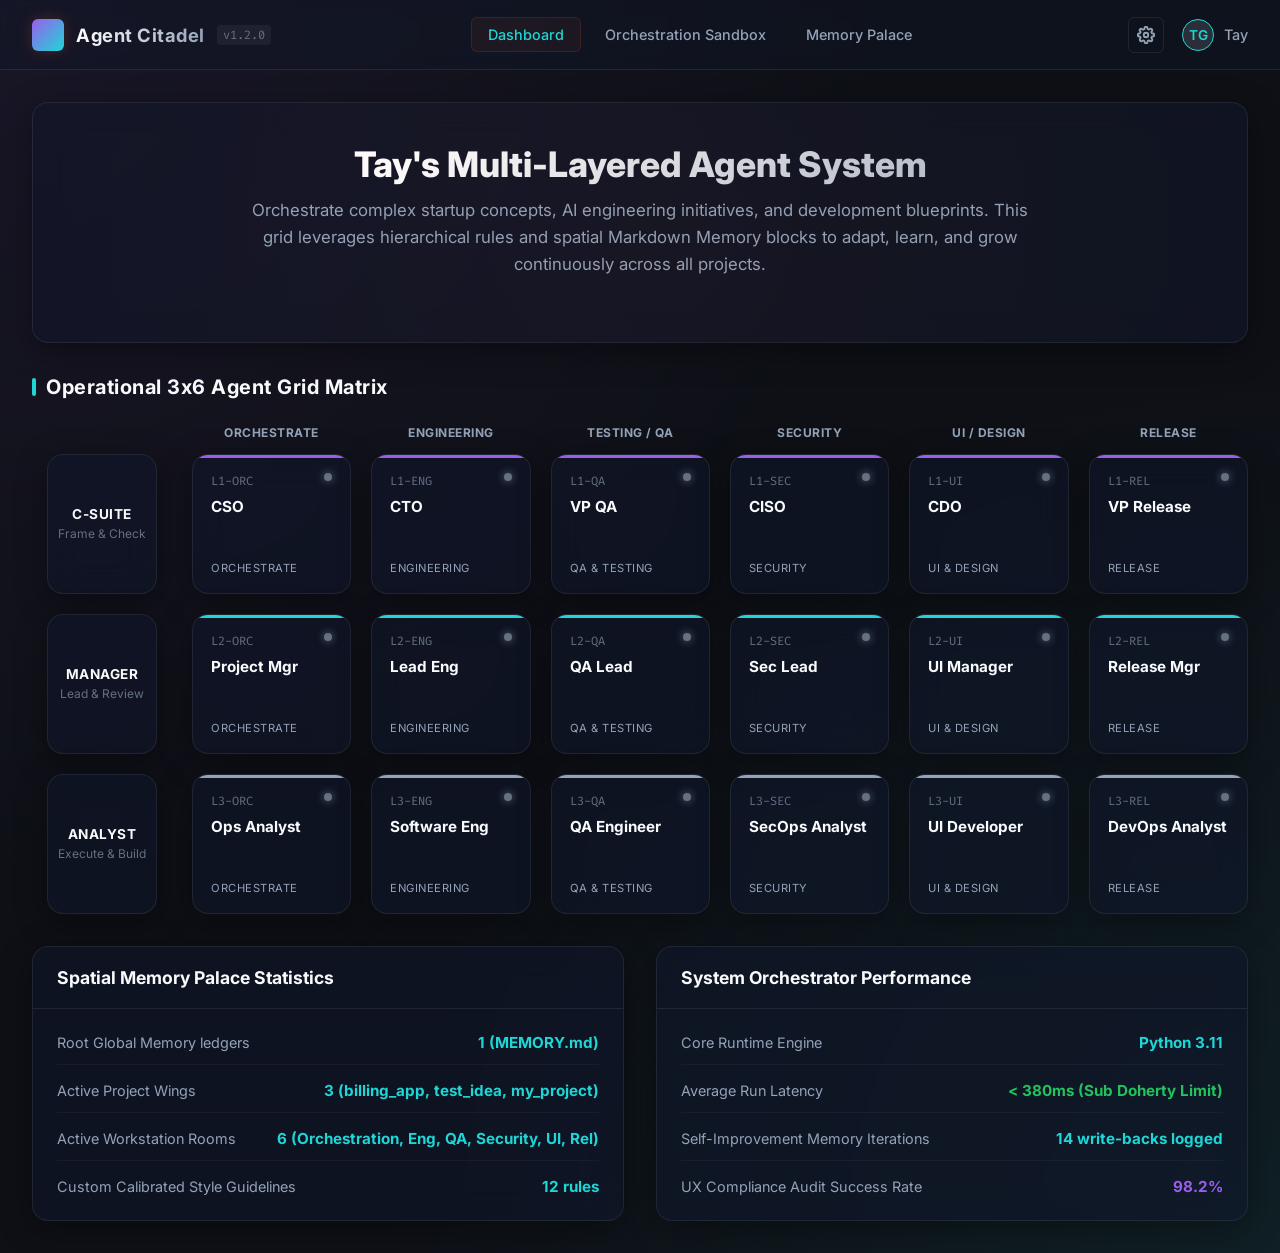
<file: index.html>
<!DOCTYPE html>
<html lang="en">
<head>
  <meta charset="UTF-8">
  <meta name="viewport" content="width=device-width, initial-scale=1.0">
  <title>Agent Citadel - Multi-Layered Agent System</title>
  <link rel="stylesheet" href="style.css">
  <!-- Google Fonts: Inter and Fira Code -->
  <link rel="preconnect" href="https://fonts.googleapis.com">
  <link rel="preconnect" href="https://fonts.gstatic.com" crossorigin>
  <link href="https://fonts.googleapis.com/css2?family=Fira+Code:wght@400;500;700&family=Inter:wght@400;500;600;700;800&display=swap" rel="stylesheet">
</head>
<body>

  <div class="app-container">
    <!-- Top Nav Header -->
    <header class="app-header">
      <div class="brand-section">
        <div class="brand-logo"></div>
        <div class="brand-name">Agent Citadel</div>
        <div class="brand-version">v1.2.0</div>
      </div>
      
      <nav class="navigation-tabs">
        <button class="nav-tab active" data-target="view-home">Dashboard</button>
        <button class="nav-tab" data-target="view-sandbox">Orchestration Sandbox</button>
        <button class="nav-tab" data-target="view-memory">Memory Palace</button>
      </nav>
      
      <div class="user-profile">
        <button class="settings-btn" id="btn-settings" title="Settings & API Keys">
          <svg width="18" height="18" viewBox="0 0 24 24" fill="none" stroke="currentColor" stroke-width="2.5" stroke-linecap="round" stroke-linejoin="round" style="display: block;"><circle cx="12" cy="12" r="3"></circle><path d="M19.4 15a1.65 1.65 0 0 0 .33 1.82l.06.06a2 2 0 1 1-2.83 2.83l-.06-.06a1.65 1.65 0 0 0-1.82-.33 1.65 1.65 0 0 0-1 1.51V21a2 2 0 0 1-4 0v-.09A1.65 1.65 0 0 0 9 19.4a1.65 1.65 0 0 0-1.82.33l-.06.06a2 2 0 1 1-2.83-2.83l.06-.06a1.65 1.65 0 0 0 .33-1.82 1.65 1.65 0 0 0-1.51-1H3a2 2 0 0 1 0-4h.09A1.65 1.65 0 0 0 4.6 9a1.65 1.65 0 0 0-.33-1.82l-.06-.06a2 2 0 1 1 2.83-2.83l.06.06a1.65 1.65 0 0 0 1.82.33H9a1.65 1.65 0 0 0 1-1.51V3a2 2 0 0 1 4 0v.09a1.65 1.65 0 0 0 1 1.51 1.65 1.65 0 0 0 1.82-.33l.06-.06a2 2 0 1 1 2.83 2.83l-.06.06a1.65 1.65 0 0 0-.33 1.82V9a1.65 1.65 0 0 0 1.51 1H21a2 2 0 0 1 0 4h-.09a1.65 1.65 0 0 0-1.51 1z"></path></svg>
        </button>
        <div class="user-avatar">TG</div>
        <div class="user-name">Tay</div>
      </div>
    </header>

    <!-- Core App Content -->
    <main class="app-content">
      
      <!-- VIEW 1: Home Landing Page -->
      <section id="view-home" class="view-section active">
        <div class="glass-panel welcome-banner">
          <h1>Tay's Multi-Layered Agent System</h1>
          <p>Orchestrate complex startup concepts, AI engineering initiatives, and development blueprints. This grid leverages hierarchical rules and spatial Markdown Memory blocks to adapt, learn, and grow continuously across all projects.</p>
        </div>

        <div class="matrix-section-title">Operational 3x6 Agent Grid Matrix</div>
        
        <!-- Column Domain Headers -->
        <div class="domain-headers">
          <div class="domain-header-card">Orchestrate</div>
          <div class="domain-header-card">Engineering</div>
          <div class="domain-header-card">Testing / QA</div>
          <div class="domain-header-card">Security</div>
          <div class="domain-header-card">UI / Design</div>
          <div class="domain-header-card">Release</div>
        </div>

        <div class="grid-matrix-container">
          <!-- Row Layer Headers -->
          <div class="layer-labels">
            <div class="glass-panel layer-label-card">
              <div class="layer-label-title">C-Suite</div>
              <div class="layer-label-subtitle">Frame & Check</div>
            </div>
            <div class="glass-panel layer-label-card">
              <div class="layer-label-title">Manager</div>
              <div class="layer-label-subtitle">Lead & Review</div>
            </div>
            <div class="glass-panel layer-label-card">
              <div class="layer-label-title">Analyst</div>
              <div class="layer-label-subtitle">Execute & Build</div>
            </div>
          </div>

          <!-- Main Grid Matrix -->
          <div class="matrix-grid">
            <!-- Row 1: C-Suite -->
            <div class="matrix-row" id="row-csuite">
              <!-- CSO -->
              <div class="glass-panel agent-card layer-csuite" data-agent="cso">
                <div class="agent-header">
                  <span class="agent-code">L1-ORC</span>
                  <span class="agent-status-dot idle" id="status-cso"></span>
                </div>
                <div class="agent-title">CSO</div>
                <div class="agent-footer">
                  <span class="agent-domain">Orchestrate</span>
                </div>
              </div>
              <!-- CTO -->
              <div class="glass-panel agent-card layer-csuite" data-agent="cto">
                <div class="agent-header">
                  <span class="agent-code">L1-ENG</span>
                  <span class="agent-status-dot idle" id="status-cto"></span>
                </div>
                <div class="agent-title">CTO</div>
                <div class="agent-footer">
                  <span class="agent-domain">Engineering</span>
                </div>
              </div>
              <!-- VP QA -->
              <div class="glass-panel agent-card layer-csuite" data-agent="vp_qa">
                <div class="agent-header">
                  <span class="agent-code">L1-QA</span>
                  <span class="agent-status-dot idle" id="status-vp_qa"></span>
                </div>
                <div class="agent-title">VP QA</div>
                <div class="agent-footer">
                  <span class="agent-domain">QA & Testing</span>
                </div>
              </div>
              <!-- CISO -->
              <div class="glass-panel agent-card layer-csuite" data-agent="ciso">
                <div class="agent-header">
                  <span class="agent-code">L1-SEC</span>
                  <span class="agent-status-dot idle" id="status-ciso"></span>
                </div>
                <div class="agent-title">CISO</div>
                <div class="agent-footer">
                  <span class="agent-domain">Security</span>
                </div>
              </div>
              <!-- CDO -->
              <div class="glass-panel agent-card layer-csuite" data-agent="cdo">
                <div class="agent-header">
                  <span class="agent-code">L1-UI</span>
                  <span class="agent-status-dot idle" id="status-cdo"></span>
                </div>
                <div class="agent-title">CDO</div>
                <div class="agent-footer">
                  <span class="agent-domain">UI & Design</span>
                </div>
              </div>
              <!-- VP REL -->
              <div class="glass-panel agent-card layer-csuite" data-agent="vp_rel">
                <div class="agent-header">
                  <span class="agent-code">L1-REL</span>
                  <span class="agent-status-dot idle" id="status-vp_rel"></span>
                </div>
                <div class="agent-title">VP Release</div>
                <div class="agent-footer">
                  <span class="agent-domain">Release</span>
                </div>
              </div>
            </div>

            <!-- Row 2: Managers -->
            <div class="matrix-row" id="row-manager">
              <!-- PM -->
              <div class="glass-panel agent-card layer-manager" data-agent="pm">
                <div class="agent-header">
                  <span class="agent-code">L2-ORC</span>
                  <span class="agent-status-dot idle" id="status-pm"></span>
                </div>
                <div class="agent-title">Project Mgr</div>
                <div class="agent-footer">
                  <span class="agent-domain">Orchestrate</span>
                </div>
              </div>
              <!-- Lead Eng -->
              <div class="glass-panel agent-card layer-manager" data-agent="lead_eng">
                <div class="agent-header">
                  <span class="agent-code">L2-ENG</span>
                  <span class="agent-status-dot idle" id="status-lead_eng"></span>
                </div>
                <div class="agent-title">Lead Eng</div>
                <div class="agent-footer">
                  <span class="agent-domain">Engineering</span>
                </div>
              </div>
              <!-- QA Lead -->
              <div class="glass-panel agent-card layer-manager" data-agent="qa_lead">
                <div class="agent-header">
                  <span class="agent-code">L2-QA</span>
                  <span class="agent-status-dot idle" id="status-qa_lead"></span>
                </div>
                <div class="agent-title">QA Lead</div>
                <div class="agent-footer">
                  <span class="agent-domain">QA & Testing</span>
                </div>
              </div>
              <!-- Security Lead -->
              <div class="glass-panel agent-card layer-manager" data-agent="sec_lead">
                <div class="agent-header">
                  <span class="agent-code">L2-SEC</span>
                  <span class="agent-status-dot idle" id="status-sec_lead"></span>
                </div>
                <div class="agent-title">Sec Lead</div>
                <div class="agent-footer">
                  <span class="agent-domain">Security</span>
                </div>
              </div>
              <!-- UI Manager -->
              <div class="glass-panel agent-card layer-manager" data-agent="ui_mgr">
                <div class="agent-header">
                  <span class="agent-code">L2-UI</span>
                  <span class="agent-status-dot idle" id="status-ui_mgr"></span>
                </div>
                <div class="agent-title">UI Manager</div>
                <div class="agent-footer">
                  <span class="agent-domain">UI & Design</span>
                </div>
              </div>
              <!-- Release Manager -->
              <div class="glass-panel agent-card layer-manager" data-agent="rel_mgr">
                <div class="agent-header">
                  <span class="agent-code">L2-REL</span>
                  <span class="agent-status-dot idle" id="status-rel_mgr"></span>
                </div>
                <div class="agent-title">Release Mgr</div>
                <div class="agent-footer">
                  <span class="agent-domain">Release</span>
                </div>
              </div>
            </div>

            <!-- Row 3: Analysts -->
            <div class="matrix-row" id="row-analyst">
              <!-- Ops Analyst -->
              <div class="glass-panel agent-card layer-analyst" data-agent="ops">
                <div class="agent-header">
                  <span class="agent-code">L3-ORC</span>
                  <span class="agent-status-dot idle" id="status-ops"></span>
                </div>
                <div class="agent-title">Ops Analyst</div>
                <div class="agent-footer">
                  <span class="agent-domain">Orchestrate</span>
                </div>
              </div>
              <!-- Software Eng -->
              <div class="glass-panel agent-card layer-analyst" data-agent="swe">
                <div class="agent-header">
                  <span class="agent-code">L3-ENG</span>
                  <span class="agent-status-dot idle" id="status-swe"></span>
                </div>
                <div class="agent-title">Software Eng</div>
                <div class="agent-footer">
                  <span class="agent-domain">Engineering</span>
                </div>
              </div>
              <!-- QA Eng -->
              <div class="glass-panel agent-card layer-analyst" data-agent="qa_eng">
                <div class="agent-header">
                  <span class="agent-code">L3-QA</span>
                  <span class="agent-status-dot idle" id="status-qa_eng"></span>
                </div>
                <div class="agent-title">QA Engineer</div>
                <div class="agent-footer">
                  <span class="agent-domain">QA & Testing</span>
                </div>
              </div>
              <!-- SecOps Analyst -->
              <div class="glass-panel agent-card layer-analyst" data-agent="sec_ops">
                <div class="agent-header">
                  <span class="agent-code">L3-SEC</span>
                  <span class="agent-status-dot idle" id="status-sec_ops"></span>
                </div>
                <div class="agent-title">SecOps Analyst</div>
                <div class="agent-footer">
                  <span class="agent-domain">Security</span>
                </div>
              </div>
              <!-- UI Developer -->
              <div class="glass-panel agent-card layer-analyst" data-agent="ui_dev">
                <div class="agent-header">
                  <span class="agent-code">L3-UI</span>
                  <span class="agent-status-dot idle" id="status-ui_dev"></span>
                </div>
                <div class="agent-title">UI Developer</div>
                <div class="agent-footer">
                  <span class="agent-domain">UI & Design</span>
                </div>
              </div>
              <!-- DevOps Analyst -->
              <div class="glass-panel agent-card layer-analyst" data-agent="devops">
                <div class="agent-header">
                  <span class="agent-code">L3-REL</span>
                  <span class="agent-status-dot idle" id="status-devops"></span>
                </div>
                <div class="agent-title">DevOps Analyst</div>
                <div class="agent-footer">
                  <span class="agent-domain">Release</span>
                </div>
              </div>
            </div>
          </div>
        </div>

        <!-- Secondary grid statistics -->
        <div class="home-secondary-grid">
          <div class="glass-panel">
            <div class="panel-title">Spatial Memory Palace Statistics</div>
            <div class="panel-content">
              <div class="stats-list">
                <div class="stats-item">
                  <span class="stats-label">Root Global Memory ledgers</span>
                  <span class="stats-value">1 (MEMORY.md)</span>
                </div>
                <div class="stats-item">
                  <span class="stats-label">Active Project Wings</span>
                  <span class="stats-value">3 (billing_app, test_idea, my_project)</span>
                </div>
                <div class="stats-item">
                  <span class="stats-label">Active Workstation Rooms</span>
                  <span class="stats-value">6 (Orchestration, Eng, QA, Security, UI, Rel)</span>
                </div>
                <div class="stats-item">
                  <span class="stats-label">Custom Calibrated Style Guidelines</span>
                  <span class="stats-value">12 rules</span>
                </div>
              </div>
            </div>
          </div>

          <div class="glass-panel">
            <div class="panel-title">System Orchestrator Performance</div>
            <div class="panel-content">
              <div class="stats-list">
                <div class="stats-item">
                  <span class="stats-label">Core Runtime Engine</span>
                  <span class="stats-value" style="color: var(--primary-cyan)">Python 3.11</span>
                </div>
                <div class="stats-item">
                  <span class="stats-label">Average Run Latency</span>
                  <span class="stats-value" style="color: var(--success-green)">&lt; 380ms (Sub Doherty Limit)</span>
                </div>
                <div class="stats-item">
                  <span class="stats-label">Self-Improvement Memory Iterations</span>
                  <span class="stats-value">14 write-backs logged</span>
                </div>
                <div class="stats-item">
                  <span class="stats-label">UX Compliance Audit Success Rate</span>
                  <span class="stats-value" style="color: var(--secondary-violet)">98.2%</span>
                </div>
              </div>
            </div>
          </div>
        </div>
      </section>

      <!-- VIEW 2: Orchestration Sandbox -->
      <section id="view-sandbox" class="view-section">
        <div class="sandbox-grid">
          <!-- Side Config Form -->
          <div class="glass-panel sandbox-form">
            <h2 style="font-size: 1.25rem; font-weight: 700; margin-bottom: 8px;">Trigger Orchestrator</h2>
            
            <div class="form-group">
              <label for="input-project">Project name</label>
              <input type="text" id="input-project" class="form-input" placeholder="e.g. startup_invoice_broker" value="enterprise_billing">
            </div>

            <div class="form-group">
              <label for="input-platform">Target Platform</label>
              <select id="input-platform" class="form-select">
                <option value="Web">Desktop Web Application</option>
                <option value="Mobile">Mobile Web / Native iOS</option>
                <option value="Desktop">Desktop Native App</option>
              </select>
            </div>

            <div class="form-group">
              <label for="input-idea">Concept / Core Idea</label>
              <textarea id="input-idea" class="form-input form-textarea" placeholder="Detail your strategy startup concept or target application functionality here..."></textarea>
            </div>

            <div class="form-group" style="flex-direction: row; gap: 10px; align-items: center;">
              <input type="checkbox" id="check-ux-review" checked style="cursor: pointer;">
              <label for="check-ux-review" style="cursor: pointer; text-transform: none; font-size: 0.8rem;">Run automated UX Law Reviewer audit</label>
            </div>

            <button class="btn-primary" id="btn-launch">Launch Agent Pipeline</button>
          </div>

          <!-- Main Monitor View -->
          <div class="glass-panel sandbox-monitor">
            <div class="monitor-header">
              <div class="monitor-project-info">
                <span class="brand-logo" style="width: 16px; height: 16px; border-radius: 50%;"></span>
                <span style="font-weight: 700; font-size: 0.95rem;" id="monitor-project-title">project: none</span>
              </div>
              <div class="monitor-status-badge" id="monitor-status">idle</div>
            </div>

            <div class="monitor-content">
              <!-- Visual node stage steps -->
              <div class="monitor-visual-stage">
                <!-- Orch -->
                <div class="stage-node" id="stage-orc">
                  <div class="stage-node-icon">Orc</div>
                  <div class="stage-node-label">Orchestrate</div>
                </div>
                <div class="stage-connector" id="conn-orc"></div>
                <!-- Eng -->
                <div class="stage-node" id="stage-eng">
                  <div class="stage-node-icon">Eng</div>
                  <div class="stage-node-label">Engineering</div>
                </div>
                <div class="stage-connector" id="conn-eng"></div>
                <!-- QA -->
                <div class="stage-node" id="stage-qa">
                  <div class="stage-node-icon">QA</div>
                  <div class="stage-node-label">Testing / QA</div>
                </div>
                <div class="stage-connector" id="conn-qa"></div>
                <!-- Sec -->
                <div class="stage-node" id="stage-sec">
                  <div class="stage-node-icon">Sec</div>
                  <div class="stage-node-label">Security</div>
                </div>
                <div class="stage-connector" id="conn-sec"></div>
                <!-- UI -->
                <div class="stage-node" id="stage-ui">
                  <div class="stage-node-icon">UI</div>
                  <div class="stage-node-label">UI / Design</div>
                </div>
                <div class="stage-connector" id="conn-ui"></div>
                <!-- Rel -->
                <div class="stage-node" id="stage-rel">
                  <div class="stage-node-icon">Rel</div>
                  <div class="stage-node-label">Release</div>
                </div>
              </div>

              <!-- Real-time scrollable console -->
              <div class="monitor-log-console" id="log-console">
                <div class="console-line system">[SYSTEM] Grid controller waiting. Feed a startup concept and hit 'Launch'.</div>
              </div>
            </div>
          </div>
        </div>
      </section>

      <!-- VIEW 3: Memory Palace Explorer -->
      <section id="view-memory" class="view-section">
        <div class="memory-explorer-grid">
          <!-- Folder tree explorer -->
          <div class="glass-panel folder-tree-panel">
            <h3 style="font-size: 0.9rem; font-weight: 700; color: var(--text-primary); text-transform: uppercase; letter-spacing: 0.5px; margin-bottom: 16px;">Spatial Workspace</h3>
            
            <div class="tree-node active" data-file="global_rules">
              <span class="tree-node-icon">📝</span>
              <span>global_rules.md</span>
            </div>
            
            <div class="tree-node" data-file="global_memory">
              <span class="tree-node-icon">📝</span>
              <span>MEMORY.md</span>
            </div>

            <!-- Folder workstations -->
            <div style="margin-top: 12px;">
              <div class="tree-node" style="cursor: default; pointer-events: none;">
                <span class="tree-node-icon">📁</span>
                <span style="font-weight: 600; color: var(--text-primary)">workstations</span>
              </div>
              <div class="tree-sub-folder">
                <div class="tree-node" data-file="workstation_orc">
                  <span class="tree-node-icon">📝</span>
                  <span>orchestration_rules.md</span>
                </div>
                <div class="tree-node" data-file="workstation_eng">
                  <span class="tree-node-icon">📝</span>
                  <span>engineering_rules.md</span>
                </div>
                <div class="tree-node" data-file="workstation_ui">
                  <span class="tree-node-icon">📝</span>
                  <span>ui_design_rules.md</span>
                </div>
                <div class="tree-node" data-file="workstation_qa">
                  <span class="tree-node-icon">📝</span>
                  <span>qa_rules.md</span>
                </div>
              </div>
            </div>

            <!-- Folder projects -->
            <div style="margin-top: 12px;">
              <div class="tree-node" style="cursor: default; pointer-events: none;">
                <span class="tree-node-icon">📁</span>
                <span style="font-weight: 600; color: var(--text-primary)">projects</span>
              </div>
              <div class="tree-sub-folder">
                <div class="tree-node" data-file="project_billing_rules">
                  <span class="tree-node-icon">📝</span>
                  <span>billing_app/rules.md</span>
                </div>
                <div class="tree-node" data-file="project_billing_memory">
                  <span class="tree-node-icon">📝</span>
                  <span>billing_app/MEMORY.md</span>
                </div>
              </div>
            </div>
          </div>

          <!-- Preview Editor panel -->
          <div class="glass-panel memory-viewer-panel">
            <div class="viewer-header">
              <div class="viewer-title" id="viewer-file-title">global_rules.md</div>
              <div class="viewer-meta" id="viewer-file-meta">Path: /global_rules.md</div>
            </div>
            
            <div class="viewer-body" id="viewer-content">
              <!-- Loaded dynamically via js -->
            </div>
          </div>
        </div>
      </section>

    </main>
  </div>

  <!-- Agent Details Modal -->
  <div class="agent-modal" id="agent-modal">
    <div class="glass-panel modal-card">
      <div class="modal-header">
        <div class="modal-title-group">
          <div class="modal-title" id="modal-agent-name">Chief Strategy Officer (CSO)</div>
          <div class="modal-subtitle" id="modal-agent-code">L1-ORC | Orchestrate</div>
        </div>
        <button class="modal-close-btn" id="modal-close-btn">&times;</button>
      </div>
      <div class="modal-body">
        <div>
          <div class="modal-section-title">Primary Operational Directives</div>
          <p class="modal-text" id="modal-agent-desc">Evaluates incoming strategy startup models or technical layouts for general strategy fit, alignment, feasibility, and ROI. Formulates the overarching verification checklists that guide the execution pipeline.</p>
        </div>
        
        <div>
          <div class="modal-section-title">Workstation Rules & Standards</div>
          <p class="modal-text" id="modal-agent-rules">Must align precisely with user parameters. Enforces that C-Suite strategic checks must pass before manager workflow breakdowns are generated.</p>
        </div>
      </div>
    </div>
  </div>
  <!-- API Settings Modal -->
  <div class="agent-modal" id="settings-modal">
    <div class="glass-panel modal-card">
      <div class="modal-header">
        <div class="modal-title-group">
          <div class="modal-title">API &amp; LLM Orchestrator Configurations</div>
          <div class="modal-subtitle">Provider keys saved securely in local browser sandboxed storage</div>
        </div>
        <button class="modal-close-btn" id="settings-close-btn">&times;</button>
      </div>
      <div class="modal-body">
        <div class="form-group">
          <label for="settings-gemini-key">Gemini API Key</label>
          <input type="password" id="settings-gemini-key" class="form-input" placeholder="AIzaSy...">
        </div>
        <div class="form-group">
          <label for="settings-openai-key">OpenAI API Key</label>
          <input type="password" id="settings-openai-key" class="form-input" placeholder="sk-proj-...">
        </div>
        <div class="form-group">
          <label for="settings-anthropic-key">Anthropic API Key</label>
          <input type="password" id="settings-anthropic-key" class="form-input" placeholder="sk-ant-...">
        </div>
        <div class="form-group">
          <label for="settings-default-model">Target Browser Model</label>
          <select id="settings-default-model" class="form-select">
            <option value="gemini-2.5-flash">Gemini 2.5 Flash (Default)</option>
            <option value="gemini-1.5-flash">Gemini 1.5 Flash</option>
            <option value="gpt-4o">OpenAI GPT-4o</option>
            <option value="claude-3-5-sonnet">Anthropic Claude 3.5 Sonnet</option>
          </select>
        </div>
        <button class="btn-primary" id="btn-save-settings" style="margin-top: 10px;">Save Keys &amp; Model</button>
      </div>
    </div>
  </div>

  <script src="app.js"></script>
</body>
</html>
</file>
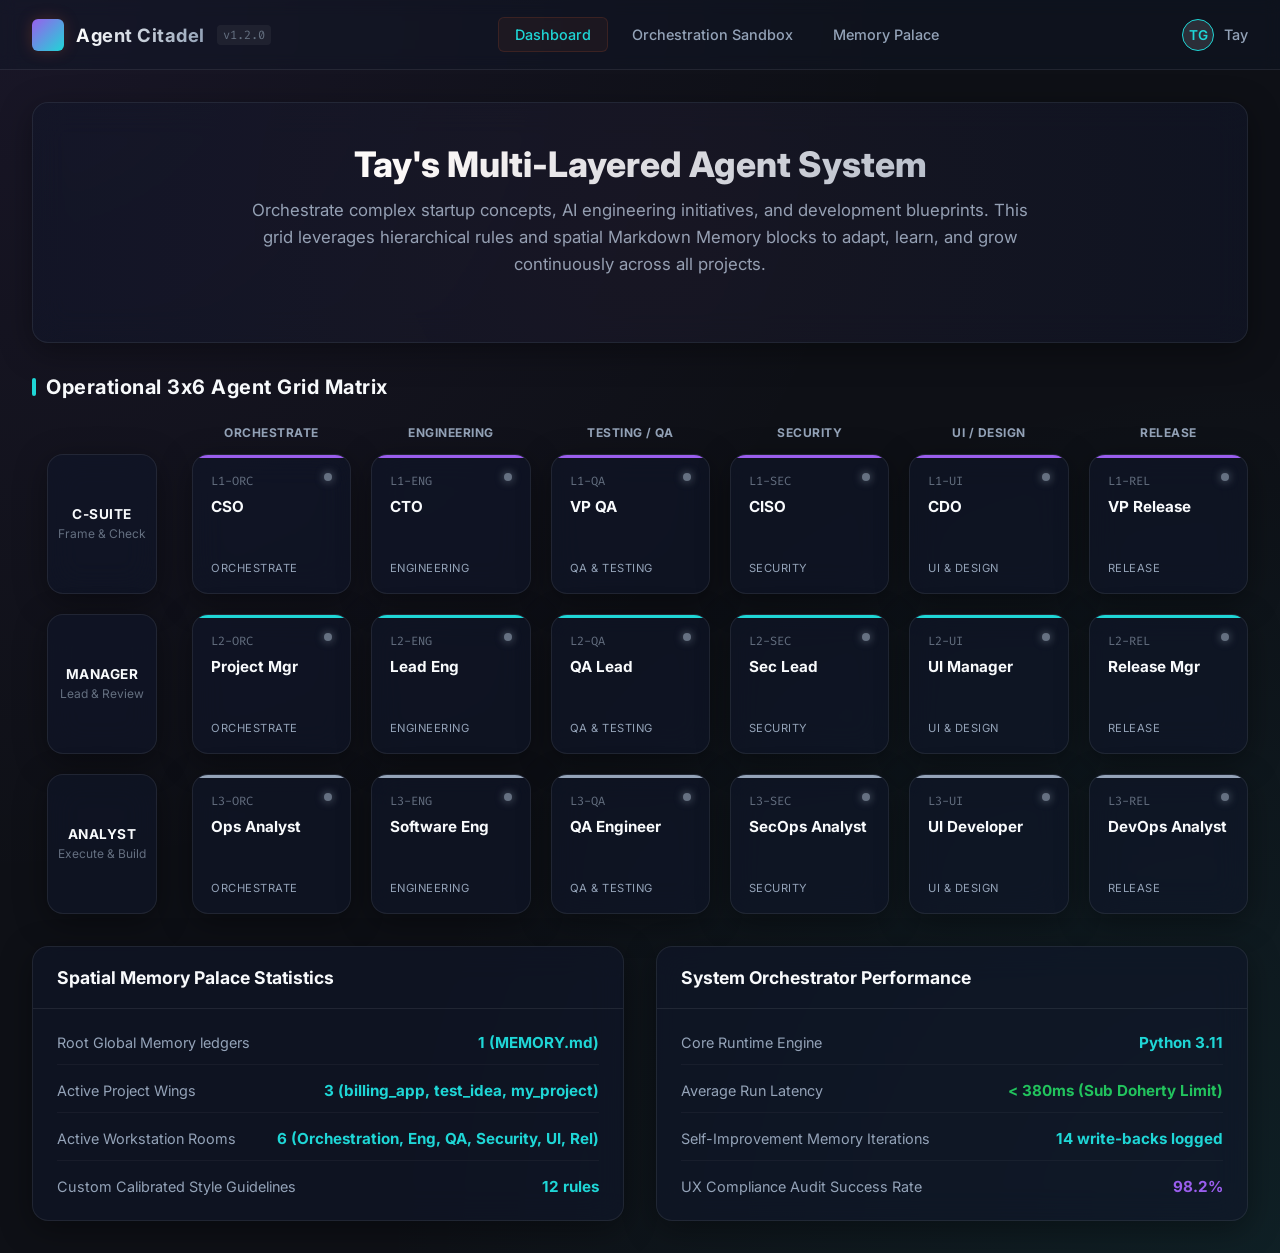
<file: dashboard/index.html>
<!DOCTYPE html>
<html lang="en">
<head>
  <meta charset="UTF-8">
  <meta name="viewport" content="width=device-width, initial-scale=1.0">
  <title>Agent Citadel - Multi-Layered Agent System</title>
  <link rel="stylesheet" href="style.css">
  <!-- Google Fonts: Inter and Fira Code -->
  <link rel="preconnect" href="https://fonts.googleapis.com">
  <link rel="preconnect" href="https://fonts.gstatic.com" crossorigin>
  <link href="https://fonts.googleapis.com/css2?family=Fira+Code:wght@400;500;700&family=Inter:wght@400;500;600;700;800&display=swap" rel="stylesheet">
</head>
<body>

  <div class="app-container">
    <!-- Top Nav Header -->
    <header class="app-header">
      <div class="brand-section">
        <div class="brand-logo"></div>
        <div class="brand-name">Agent Citadel</div>
        <div class="brand-version">v1.2.0</div>
      </div>
      
      <nav class="navigation-tabs">
        <button class="nav-tab active" data-target="view-home">Dashboard</button>
        <button class="nav-tab" data-target="view-sandbox">Orchestration Sandbox</button>
        <button class="nav-tab" data-target="view-memory">Memory Palace</button>
      </nav>
      
      <div class="user-profile">
        <div class="user-avatar">TG</div>
        <div class="user-name">Tay</div>
      </div>
    </header>

    <!-- Core App Content -->
    <main class="app-content">
      
      <!-- VIEW 1: Home Landing Page -->
      <section id="view-home" class="view-section active">
        <div class="glass-panel welcome-banner">
          <h1>Tay's Multi-Layered Agent System</h1>
          <p>Orchestrate complex startup concepts, AI engineering initiatives, and development blueprints. This grid leverages hierarchical rules and spatial Markdown Memory blocks to adapt, learn, and grow continuously across all projects.</p>
        </div>

        <div class="matrix-section-title">Operational 3x6 Agent Grid Matrix</div>
        
        <!-- Column Domain Headers -->
        <div class="domain-headers">
          <div class="domain-header-card">Orchestrate</div>
          <div class="domain-header-card">Engineering</div>
          <div class="domain-header-card">Testing / QA</div>
          <div class="domain-header-card">Security</div>
          <div class="domain-header-card">UI / Design</div>
          <div class="domain-header-card">Release</div>
        </div>

        <div class="grid-matrix-container">
          <!-- Row Layer Headers -->
          <div class="layer-labels">
            <div class="glass-panel layer-label-card">
              <div class="layer-label-title">C-Suite</div>
              <div class="layer-label-subtitle">Frame & Check</div>
            </div>
            <div class="glass-panel layer-label-card">
              <div class="layer-label-title">Manager</div>
              <div class="layer-label-subtitle">Lead & Review</div>
            </div>
            <div class="glass-panel layer-label-card">
              <div class="layer-label-title">Analyst</div>
              <div class="layer-label-subtitle">Execute & Build</div>
            </div>
          </div>

          <!-- Main Grid Matrix -->
          <div class="matrix-grid">
            <!-- Row 1: C-Suite -->
            <div class="matrix-row" id="row-csuite">
              <!-- CSO -->
              <div class="glass-panel agent-card layer-csuite" data-agent="cso">
                <div class="agent-header">
                  <span class="agent-code">L1-ORC</span>
                  <span class="agent-status-dot idle" id="status-cso"></span>
                </div>
                <div class="agent-title">CSO</div>
                <div class="agent-footer">
                  <span class="agent-domain">Orchestrate</span>
                </div>
              </div>
              <!-- CTO -->
              <div class="glass-panel agent-card layer-csuite" data-agent="cto">
                <div class="agent-header">
                  <span class="agent-code">L1-ENG</span>
                  <span class="agent-status-dot idle" id="status-cto"></span>
                </div>
                <div class="agent-title">CTO</div>
                <div class="agent-footer">
                  <span class="agent-domain">Engineering</span>
                </div>
              </div>
              <!-- VP QA -->
              <div class="glass-panel agent-card layer-csuite" data-agent="vp_qa">
                <div class="agent-header">
                  <span class="agent-code">L1-QA</span>
                  <span class="agent-status-dot idle" id="status-vp_qa"></span>
                </div>
                <div class="agent-title">VP QA</div>
                <div class="agent-footer">
                  <span class="agent-domain">QA & Testing</span>
                </div>
              </div>
              <!-- CISO -->
              <div class="glass-panel agent-card layer-csuite" data-agent="ciso">
                <div class="agent-header">
                  <span class="agent-code">L1-SEC</span>
                  <span class="agent-status-dot idle" id="status-ciso"></span>
                </div>
                <div class="agent-title">CISO</div>
                <div class="agent-footer">
                  <span class="agent-domain">Security</span>
                </div>
              </div>
              <!-- CDO -->
              <div class="glass-panel agent-card layer-csuite" data-agent="cdo">
                <div class="agent-header">
                  <span class="agent-code">L1-UI</span>
                  <span class="agent-status-dot idle" id="status-cdo"></span>
                </div>
                <div class="agent-title">CDO</div>
                <div class="agent-footer">
                  <span class="agent-domain">UI & Design</span>
                </div>
              </div>
              <!-- VP REL -->
              <div class="glass-panel agent-card layer-csuite" data-agent="vp_rel">
                <div class="agent-header">
                  <span class="agent-code">L1-REL</span>
                  <span class="agent-status-dot idle" id="status-vp_rel"></span>
                </div>
                <div class="agent-title">VP Release</div>
                <div class="agent-footer">
                  <span class="agent-domain">Release</span>
                </div>
              </div>
            </div>

            <!-- Row 2: Managers -->
            <div class="matrix-row" id="row-manager">
              <!-- PM -->
              <div class="glass-panel agent-card layer-manager" data-agent="pm">
                <div class="agent-header">
                  <span class="agent-code">L2-ORC</span>
                  <span class="agent-status-dot idle" id="status-pm"></span>
                </div>
                <div class="agent-title">Project Mgr</div>
                <div class="agent-footer">
                  <span class="agent-domain">Orchestrate</span>
                </div>
              </div>
              <!-- Lead Eng -->
              <div class="glass-panel agent-card layer-manager" data-agent="lead_eng">
                <div class="agent-header">
                  <span class="agent-code">L2-ENG</span>
                  <span class="agent-status-dot idle" id="status-lead_eng"></span>
                </div>
                <div class="agent-title">Lead Eng</div>
                <div class="agent-footer">
                  <span class="agent-domain">Engineering</span>
                </div>
              </div>
              <!-- QA Lead -->
              <div class="glass-panel agent-card layer-manager" data-agent="qa_lead">
                <div class="agent-header">
                  <span class="agent-code">L2-QA</span>
                  <span class="agent-status-dot idle" id="status-qa_lead"></span>
                </div>
                <div class="agent-title">QA Lead</div>
                <div class="agent-footer">
                  <span class="agent-domain">QA & Testing</span>
                </div>
              </div>
              <!-- Security Lead -->
              <div class="glass-panel agent-card layer-manager" data-agent="sec_lead">
                <div class="agent-header">
                  <span class="agent-code">L2-SEC</span>
                  <span class="agent-status-dot idle" id="status-sec_lead"></span>
                </div>
                <div class="agent-title">Sec Lead</div>
                <div class="agent-footer">
                  <span class="agent-domain">Security</span>
                </div>
              </div>
              <!-- UI Manager -->
              <div class="glass-panel agent-card layer-manager" data-agent="ui_mgr">
                <div class="agent-header">
                  <span class="agent-code">L2-UI</span>
                  <span class="agent-status-dot idle" id="status-ui_mgr"></span>
                </div>
                <div class="agent-title">UI Manager</div>
                <div class="agent-footer">
                  <span class="agent-domain">UI & Design</span>
                </div>
              </div>
              <!-- Release Manager -->
              <div class="glass-panel agent-card layer-manager" data-agent="rel_mgr">
                <div class="agent-header">
                  <span class="agent-code">L2-REL</span>
                  <span class="agent-status-dot idle" id="status-rel_mgr"></span>
                </div>
                <div class="agent-title">Release Mgr</div>
                <div class="agent-footer">
                  <span class="agent-domain">Release</span>
                </div>
              </div>
            </div>

            <!-- Row 3: Analysts -->
            <div class="matrix-row" id="row-analyst">
              <!-- Ops Analyst -->
              <div class="glass-panel agent-card layer-analyst" data-agent="ops">
                <div class="agent-header">
                  <span class="agent-code">L3-ORC</span>
                  <span class="agent-status-dot idle" id="status-ops"></span>
                </div>
                <div class="agent-title">Ops Analyst</div>
                <div class="agent-footer">
                  <span class="agent-domain">Orchestrate</span>
                </div>
              </div>
              <!-- Software Eng -->
              <div class="glass-panel agent-card layer-analyst" data-agent="swe">
                <div class="agent-header">
                  <span class="agent-code">L3-ENG</span>
                  <span class="agent-status-dot idle" id="status-swe"></span>
                </div>
                <div class="agent-title">Software Eng</div>
                <div class="agent-footer">
                  <span class="agent-domain">Engineering</span>
                </div>
              </div>
              <!-- QA Eng -->
              <div class="glass-panel agent-card layer-analyst" data-agent="qa_eng">
                <div class="agent-header">
                  <span class="agent-code">L3-QA</span>
                  <span class="agent-status-dot idle" id="status-qa_eng"></span>
                </div>
                <div class="agent-title">QA Engineer</div>
                <div class="agent-footer">
                  <span class="agent-domain">QA & Testing</span>
                </div>
              </div>
              <!-- SecOps Analyst -->
              <div class="glass-panel agent-card layer-analyst" data-agent="sec_ops">
                <div class="agent-header">
                  <span class="agent-code">L3-SEC</span>
                  <span class="agent-status-dot idle" id="status-sec_ops"></span>
                </div>
                <div class="agent-title">SecOps Analyst</div>
                <div class="agent-footer">
                  <span class="agent-domain">Security</span>
                </div>
              </div>
              <!-- UI Developer -->
              <div class="glass-panel agent-card layer-analyst" data-agent="ui_dev">
                <div class="agent-header">
                  <span class="agent-code">L3-UI</span>
                  <span class="agent-status-dot idle" id="status-ui_dev"></span>
                </div>
                <div class="agent-title">UI Developer</div>
                <div class="agent-footer">
                  <span class="agent-domain">UI & Design</span>
                </div>
              </div>
              <!-- DevOps Analyst -->
              <div class="glass-panel agent-card layer-analyst" data-agent="devops">
                <div class="agent-header">
                  <span class="agent-code">L3-REL</span>
                  <span class="agent-status-dot idle" id="status-devops"></span>
                </div>
                <div class="agent-title">DevOps Analyst</div>
                <div class="agent-footer">
                  <span class="agent-domain">Release</span>
                </div>
              </div>
            </div>
          </div>
        </div>

        <!-- Secondary grid statistics -->
        <div class="home-secondary-grid">
          <div class="glass-panel">
            <div class="panel-title">Spatial Memory Palace Statistics</div>
            <div class="panel-content">
              <div class="stats-list">
                <div class="stats-item">
                  <span class="stats-label">Root Global Memory ledgers</span>
                  <span class="stats-value">1 (MEMORY.md)</span>
                </div>
                <div class="stats-item">
                  <span class="stats-label">Active Project Wings</span>
                  <span class="stats-value">3 (billing_app, test_idea, my_project)</span>
                </div>
                <div class="stats-item">
                  <span class="stats-label">Active Workstation Rooms</span>
                  <span class="stats-value">6 (Orchestration, Eng, QA, Security, UI, Rel)</span>
                </div>
                <div class="stats-item">
                  <span class="stats-label">Custom Calibrated Style Guidelines</span>
                  <span class="stats-value">12 rules</span>
                </div>
              </div>
            </div>
          </div>

          <div class="glass-panel">
            <div class="panel-title">System Orchestrator Performance</div>
            <div class="panel-content">
              <div class="stats-list">
                <div class="stats-item">
                  <span class="stats-label">Core Runtime Engine</span>
                  <span class="stats-value" style="color: var(--primary-cyan)">Python 3.11</span>
                </div>
                <div class="stats-item">
                  <span class="stats-label">Average Run Latency</span>
                  <span class="stats-value" style="color: var(--success-green)">&lt; 380ms (Sub Doherty Limit)</span>
                </div>
                <div class="stats-item">
                  <span class="stats-label">Self-Improvement Memory Iterations</span>
                  <span class="stats-value">14 write-backs logged</span>
                </div>
                <div class="stats-item">
                  <span class="stats-label">UX Compliance Audit Success Rate</span>
                  <span class="stats-value" style="color: var(--secondary-violet)">98.2%</span>
                </div>
              </div>
            </div>
          </div>
        </div>
      </section>

      <!-- VIEW 2: Orchestration Sandbox -->
      <section id="view-sandbox" class="view-section">
        <div class="sandbox-grid">
          <!-- Side Config Form -->
          <div class="glass-panel sandbox-form">
            <h2 style="font-size: 1.25rem; font-weight: 700; margin-bottom: 8px;">Trigger Orchestrator</h2>
            
            <div class="form-group">
              <label for="input-project">Project name</label>
              <input type="text" id="input-project" class="form-input" placeholder="e.g. startup_invoice_broker" value="enterprise_billing">
            </div>

            <div class="form-group">
              <label for="input-platform">Target Platform</label>
              <select id="input-platform" class="form-select">
                <option value="Web">Desktop Web Application</option>
                <option value="Mobile">Mobile Web / Native iOS</option>
                <option value="Desktop">Desktop Native App</option>
              </select>
            </div>

            <div class="form-group">
              <label for="input-idea">Concept / Core Idea</label>
              <textarea id="input-idea" class="form-input form-textarea" placeholder="Detail your strategy startup concept or target application functionality here..."></textarea>
            </div>

            <div class="form-group" style="flex-direction: row; gap: 10px; align-items: center;">
              <input type="checkbox" id="check-ux-review" checked style="cursor: pointer;">
              <label for="check-ux-review" style="cursor: pointer; text-transform: none; font-size: 0.8rem;">Run automated UX Law Reviewer audit</label>
            </div>

            <button class="btn-primary" id="btn-launch">Launch Agent Pipeline</button>
          </div>

          <!-- Main Monitor View -->
          <div class="glass-panel sandbox-monitor">
            <div class="monitor-header">
              <div class="monitor-project-info">
                <span class="brand-logo" style="width: 16px; height: 16px; border-radius: 50%;"></span>
                <span style="font-weight: 700; font-size: 0.95rem;" id="monitor-project-title">project: none</span>
              </div>
              <div class="monitor-status-badge" id="monitor-status">idle</div>
            </div>

            <div class="monitor-content">
              <!-- Visual node stage steps -->
              <div class="monitor-visual-stage">
                <!-- Orch -->
                <div class="stage-node" id="stage-orc">
                  <div class="stage-node-icon">Orc</div>
                  <div class="stage-node-label">Orchestrate</div>
                </div>
                <div class="stage-connector" id="conn-orc"></div>
                <!-- Eng -->
                <div class="stage-node" id="stage-eng">
                  <div class="stage-node-icon">Eng</div>
                  <div class="stage-node-label">Engineering</div>
                </div>
                <div class="stage-connector" id="conn-eng"></div>
                <!-- QA -->
                <div class="stage-node" id="stage-qa">
                  <div class="stage-node-icon">QA</div>
                  <div class="stage-node-label">Testing / QA</div>
                </div>
                <div class="stage-connector" id="conn-qa"></div>
                <!-- Sec -->
                <div class="stage-node" id="stage-sec">
                  <div class="stage-node-icon">Sec</div>
                  <div class="stage-node-label">Security</div>
                </div>
                <div class="stage-connector" id="conn-sec"></div>
                <!-- UI -->
                <div class="stage-node" id="stage-ui">
                  <div class="stage-node-icon">UI</div>
                  <div class="stage-node-label">UI / Design</div>
                </div>
                <div class="stage-connector" id="conn-ui"></div>
                <!-- Rel -->
                <div class="stage-node" id="stage-rel">
                  <div class="stage-node-icon">Rel</div>
                  <div class="stage-node-label">Release</div>
                </div>
              </div>

              <!-- Real-time scrollable console -->
              <div class="monitor-log-console" id="log-console">
                <div class="console-line system">[SYSTEM] Grid controller waiting. Feed a startup concept and hit 'Launch'.</div>
              </div>
            </div>
          </div>
        </div>
      </section>

      <!-- VIEW 3: Memory Palace Explorer -->
      <section id="view-memory" class="view-section">
        <div class="memory-explorer-grid">
          <!-- Folder tree explorer -->
          <div class="glass-panel folder-tree-panel">
            <h3 style="font-size: 0.9rem; font-weight: 700; color: var(--text-primary); text-transform: uppercase; letter-spacing: 0.5px; margin-bottom: 16px;">Spatial Workspace</h3>
            
            <div class="tree-node active" data-file="global_rules">
              <span class="tree-node-icon">📝</span>
              <span>global_rules.md</span>
            </div>
            
            <div class="tree-node" data-file="global_memory">
              <span class="tree-node-icon">📝</span>
              <span>MEMORY.md</span>
            </div>

            <!-- Folder workstations -->
            <div style="margin-top: 12px;">
              <div class="tree-node" style="cursor: default; pointer-events: none;">
                <span class="tree-node-icon">📁</span>
                <span style="font-weight: 600; color: var(--text-primary)">workstations</span>
              </div>
              <div class="tree-sub-folder">
                <div class="tree-node" data-file="workstation_orc">
                  <span class="tree-node-icon">📝</span>
                  <span>orchestration_rules.md</span>
                </div>
                <div class="tree-node" data-file="workstation_eng">
                  <span class="tree-node-icon">📝</span>
                  <span>engineering_rules.md</span>
                </div>
                <div class="tree-node" data-file="workstation_ui">
                  <span class="tree-node-icon">📝</span>
                  <span>ui_design_rules.md</span>
                </div>
                <div class="tree-node" data-file="workstation_qa">
                  <span class="tree-node-icon">📝</span>
                  <span>qa_rules.md</span>
                </div>
              </div>
            </div>

            <!-- Folder projects -->
            <div style="margin-top: 12px;">
              <div class="tree-node" style="cursor: default; pointer-events: none;">
                <span class="tree-node-icon">📁</span>
                <span style="font-weight: 600; color: var(--text-primary)">projects</span>
              </div>
              <div class="tree-sub-folder">
                <div class="tree-node" data-file="project_billing_rules">
                  <span class="tree-node-icon">📝</span>
                  <span>billing_app/rules.md</span>
                </div>
                <div class="tree-node" data-file="project_billing_memory">
                  <span class="tree-node-icon">📝</span>
                  <span>billing_app/MEMORY.md</span>
                </div>
              </div>
            </div>
          </div>

          <!-- Preview Editor panel -->
          <div class="glass-panel memory-viewer-panel">
            <div class="viewer-header">
              <div class="viewer-title" id="viewer-file-title">global_rules.md</div>
              <div class="viewer-meta" id="viewer-file-meta">Path: /global_rules.md</div>
            </div>
            
            <div class="viewer-body" id="viewer-content">
              <!-- Loaded dynamically via js -->
            </div>
          </div>
        </div>
      </section>

    </main>
  </div>

  <!-- Agent Details Modal -->
  <div class="agent-modal" id="agent-modal">
    <div class="glass-panel modal-card">
      <div class="modal-header">
        <div class="modal-title-group">
          <div class="modal-title" id="modal-agent-name">Chief Strategy Officer (CSO)</div>
          <div class="modal-subtitle" id="modal-agent-code">L1-ORC | Orchestrate</div>
        </div>
        <button class="modal-close-btn" id="modal-close-btn">&times;</button>
      </div>
      <div class="modal-body">
        <div>
          <div class="modal-section-title">Primary Operational Directives</div>
          <p class="modal-text" id="modal-agent-desc">Evaluates incoming strategy startup models or technical layouts for general strategy fit, alignment, feasibility, and ROI. Formulates the overarching verification checklists that guide the execution pipeline.</p>
        </div>
        
        <div>
          <div class="modal-section-title">Workstation Rules & Standards</div>
          <p class="modal-text" id="modal-agent-rules">Must align precisely with user parameters. Enforces that C-Suite strategic checks must pass before manager workflow breakdowns are generated.</p>
        </div>
      </div>
    </div>
  </div>

  <script src="app.js"></script>
</body>
</html>
</file>
<file: style.css>
/* 
  Agent Citadel Dashboard Styles
  Premium Glassmorphic Design System
*/

:root {
  --bg-deep: hsl(222, 24%, 7%);
  --bg-space: hsl(222, 20%, 10%);
  --glass-surface: rgba(15, 23, 42, 0.6);
  --glass-border: rgba(255, 255, 255, 0.08);
  --glass-hover: rgba(255, 255, 255, 0.12);
  
  --primary-cyan: hsl(180, 75%, 48%);
  --primary-glow: hsla(180, 75%, 48%, 0.15);
  --secondary-violet: hsl(265, 80%, 65%);
  --secondary-glow: hsla(265, 80%, 65%, 0.15);
  --alert-amber: hsl(38, 92%, 50%);
  --alert-glow: hsla(38, 92%, 50%, 0.15);
  --success-green: hsl(142, 70%, 45%);
  --success-glow: hsla(142, 70%, 45%, 0.15);
  
  --text-primary: hsl(210, 40%, 98%);
  --text-secondary: hsl(215, 20%, 65%);
  --text-muted: hsl(215, 12%, 45%);
  
  --radius-lg: 16px;
  --radius-md: 10px;
  --radius-sm: 6px;
  
  --font-sans: 'Inter', system-ui, -apple-system, sans-serif;
  --font-mono: 'Fira Code', 'JetBrains Mono', monospace;
  --transition-smooth: all 0.3s cubic-bezier(0.4, 0, 0.2, 1);
}

* {
  box-sizing: border-box;
  margin: 0;
  padding: 0;
}

body {
  background-color: var(--bg-deep);
  background-image: 
    radial-gradient(at 0% 0%, hsla(265, 80%, 65%, 0.08) 0px, transparent 50%),
    radial-gradient(at 100% 100%, hsla(180, 75%, 48%, 0.08) 0px, transparent 50%);
  color: var(--text-primary);
  font-family: var(--font-sans);
  min-height: 100vh;
  overflow-x: hidden;
}

/* Glassmorphic Panel Base */
.glass-panel {
  background: var(--glass-surface);
  border: 1px solid var(--glass-border);
  border-radius: var(--radius-lg);
  backdrop-filter: blur(16px);
  -webkit-backdrop-filter: blur(16px);
  box-shadow: 0 8px 32px 0 rgba(0, 0, 0, 0.37);
  transition: var(--transition-smooth);
}

.glass-panel:hover {
  border-color: rgba(255, 255, 255, 0.14);
}

/* Layout */
.app-container {
  display: grid;
  grid-template-rows: 70px 1fr;
  min-height: 100vh;
}

/* Top Header */
.app-header {
  display: flex;
  justify-content: space-between;
  align-items: center;
  padding: 0 32px;
  border-bottom: 1px solid var(--glass-border);
  background: rgba(15, 23, 42, 0.4);
  backdrop-filter: blur(8px);
}

.brand-section {
  display: flex;
  align-items: center;
  gap: 12px;
}

.brand-logo {
  width: 32px;
  height: 32px;
  border-radius: var(--radius-sm);
  background: linear-gradient(135deg, var(--secondary-violet), var(--primary-cyan));
  box-shadow: 0 0 15px rgba(180, 75, 48, 0.3);
}

.brand-name {
  font-weight: 700;
  font-size: 1.15rem;
  letter-spacing: 0.5px;
  background: linear-gradient(to right, #fff, var(--text-secondary));
  -webkit-background-clip: text;
  -webkit-text-fill-color: transparent;
}

.brand-version {
  font-family: var(--font-mono);
  font-size: 0.75rem;
  color: var(--text-muted);
  background: rgba(255, 255, 255, 0.05);
  padding: 2px 6px;
  border-radius: 4px;
}

.navigation-tabs {
  display: flex;
  gap: 8px;
}

.nav-tab {
  background: transparent;
  border: none;
  color: var(--text-secondary);
  font-family: var(--font-sans);
  font-size: 0.9rem;
  font-weight: 500;
  padding: 8px 16px;
  border-radius: var(--radius-sm);
  cursor: pointer;
  transition: var(--transition-smooth);
}

.nav-tab:hover {
  color: var(--text-primary);
  background: rgba(255, 255, 255, 0.05);
}

.nav-tab.active {
  color: var(--primary-cyan);
  background: rgba(180, 75, 48, 0.08);
  border: 1px solid rgba(180, 75, 48, 0.2);
}

.user-profile {
  display: flex;
  align-items: center;
  gap: 10px;
}

.user-avatar {
  width: 32px;
  height: 32px;
  border-radius: 50%;
  background: var(--glass-hover);
  display: flex;
  align-items: center;
  justify-content: center;
  border: 1px solid var(--primary-cyan);
  color: var(--primary-cyan);
  font-weight: 600;
  font-size: 0.85rem;
}

.user-name {
  font-size: 0.9rem;
  font-weight: 500;
  color: var(--text-secondary);
}

/* Dashboard Views Workspace */
.app-content {
  padding: 32px;
  max-width: 1600px;
  margin: 0 auto;
  width: 100%;
}

.view-section {
  display: none;
}

.view-section.active {
  display: block;
}

/* View 1: Home Landing Page */
.welcome-banner {
  padding: 40px;
  margin-bottom: 32px;
  text-align: center;
  position: relative;
  overflow: hidden;
}

.welcome-banner::before {
  content: '';
  position: absolute;
  top: -50%;
  left: -50%;
  width: 200%;
  height: 200%;
  background: radial-gradient(circle, rgba(180, 75, 48, 0.05) 0%, transparent 60%);
  pointer-events: none;
}

.welcome-banner h1 {
  font-size: 2.2rem;
  font-weight: 800;
  margin-bottom: 12px;
  background: linear-gradient(135deg, #fff 30%, var(--text-secondary));
  -webkit-background-clip: text;
  -webkit-text-fill-color: transparent;
}

.welcome-banner p {
  color: var(--text-secondary);
  font-size: 1.05rem;
  max-width: 800px;
  margin: 0 auto 24px;
  line-height: 1.6;
}

/* Grid Matrix Section */
.matrix-section-title {
  font-size: 1.25rem;
  font-weight: 700;
  margin-bottom: 20px;
  letter-spacing: 0.5px;
  color: var(--text-primary);
  display: flex;
  align-items: center;
  gap: 10px;
}

.matrix-section-title::before {
  content: '';
  width: 4px;
  height: 18px;
  background: var(--primary-cyan);
  border-radius: 2px;
}

.grid-matrix-container {
  display: grid;
  grid-template-columns: 140px 1fr;
  gap: 20px;
  margin-bottom: 32px;
}

.layer-labels {
  display: grid;
  grid-template-rows: repeat(3, 140px);
  gap: 20px;
  justify-content: center;
  align-items: center;
}

.layer-label-card {
  display: flex;
  flex-direction: column;
  justify-content: center;
  align-items: center;
  height: 100%;
  padding: 10px;
  text-align: center;
}

.layer-label-title {
  font-weight: 700;
  font-size: 0.85rem;
  letter-spacing: 0.5px;
  text-transform: uppercase;
  color: var(--text-primary);
}

.layer-label-subtitle {
  font-size: 0.75rem;
  color: var(--text-muted);
  margin-top: 4px;
}

.matrix-grid {
  display: grid;
  grid-template-rows: repeat(3, 140px);
  gap: 20px;
}

.matrix-row {
  display: grid;
  grid-template-columns: repeat(6, 1fr);
  gap: 20px;
}

/* Agent Card */
.agent-card {
  position: relative;
  display: flex;
  flex-direction: column;
  justify-content: space-between;
  padding: 18px;
  cursor: pointer;
  overflow: hidden;
  height: 140px;
}

.agent-card::before {
  content: '';
  position: absolute;
  top: 0;
  left: 0;
  width: 100%;
  height: 3px;
  background: var(--text-muted);
  transition: var(--transition-smooth);
}

.agent-card.layer-csuite::before { background: var(--secondary-violet); }
.agent-card.layer-manager::before { background: var(--primary-cyan); }
.agent-card.layer-analyst::before { background: var(--text-secondary); }

.agent-card:hover {
  background: var(--glass-hover);
  transform: translateY(-2px);
  box-shadow: 0 4px 20px rgba(0, 0, 0, 0.3);
}

.agent-header {
  display: flex;
  justify-content: space-between;
  align-items: flex-start;
}

.agent-code {
  font-family: var(--font-mono);
  font-size: 0.75rem;
  color: var(--text-muted);
}

.agent-status-dot {
  width: 8px;
  height: 8px;
  border-radius: 50%;
  background: var(--text-muted);
  box-shadow: 0 0 8px var(--text-muted);
}

.agent-status-dot.idle { background: var(--text-muted); }
.agent-status-dot.planning { background: var(--secondary-violet); box-shadow: 0 0 10px var(--secondary-violet); }
.agent-status-dot.executing { background: var(--primary-cyan); box-shadow: 0 0 10px var(--primary-cyan); }
.agent-status-dot.reviewing { background: var(--alert-amber); box-shadow: 0 0 10px var(--alert-amber); }
.agent-status-dot.completed { background: var(--success-green); box-shadow: 0 0 10px var(--success-green); }

.agent-title {
  font-size: 0.95rem;
  font-weight: 700;
  color: var(--text-primary);
  margin-top: 8px;
}

.agent-footer {
  display: flex;
  justify-content: space-between;
  align-items: center;
  margin-top: auto;
}

.agent-domain {
  font-size: 0.7rem;
  text-transform: uppercase;
  letter-spacing: 0.5px;
  color: var(--text-secondary);
}

/* Domain header names above columns */
.domain-headers {
  display: grid;
  grid-template-columns: repeat(6, 1fr);
  gap: 20px;
  margin-bottom: 8px;
  padding-left: 160px;
}

.domain-header-card {
  text-align: center;
  font-size: 0.75rem;
  font-weight: 700;
  letter-spacing: 0.5px;
  text-transform: uppercase;
  color: var(--text-secondary);
  padding: 6px;
}

/* Secondary Panels Home */
.home-secondary-grid {
  display: grid;
  grid-template-columns: 1fr 1fr;
  gap: 32px;
}

.panel-title {
  font-size: 1.1rem;
  font-weight: 700;
  padding: 20px 24px;
  border-bottom: 1px solid var(--glass-border);
  display: flex;
  align-items: center;
  justify-content: space-between;
}

.panel-content {
  padding: 24px;
}

/* Stats list */
.stats-list {
  display: flex;
  flex-direction: column;
  gap: 16px;
}

.stats-item {
  display: flex;
  justify-content: space-between;
  align-items: center;
  padding-bottom: 12px;
  border-bottom: 1px solid rgba(255, 255, 255, 0.04);
}

.stats-item:last-child {
  border-bottom: none;
  padding-bottom: 0;
}

.stats-label {
  color: var(--text-secondary);
  font-size: 0.9rem;
}

.stats-value {
  font-family: var(--mono);
  font-weight: 700;
  font-size: 0.95rem;
  color: var(--primary-cyan);
}

/* View 2: Live Sandbox / Project Runner */
.sandbox-grid {
  display: grid;
  grid-template-columns: 400px 1fr;
  gap: 32px;
  align-items: start;
}

.sandbox-form {
  padding: 24px;
  display: flex;
  flex-direction: column;
  gap: 20px;
}

.form-group {
  display: flex;
  flex-direction: column;
  gap: 8px;
}

.form-group label {
  font-size: 0.85rem;
  font-weight: 600;
  color: var(--text-secondary);
  text-transform: uppercase;
  letter-spacing: 0.5px;
}

.form-input {
  background: rgba(0, 0, 0, 0.2);
  border: 1px solid var(--glass-border);
  border-radius: var(--radius-sm);
  padding: 12px 16px;
  color: var(--text-primary);
  font-family: var(--font-sans);
  font-size: 0.95rem;
  transition: var(--transition-smooth);
}

.form-input:focus {
  outline: none;
  border-color: var(--primary-cyan);
  box-shadow: 0 0 10px rgba(180, 75, 48, 0.15);
}

.form-select {
  background: rgba(0, 0, 0, 0.2);
  border: 1px solid var(--glass-border);
  border-radius: var(--radius-sm);
  padding: 12px 16px;
  color: var(--text-primary);
  font-family: var(--font-sans);
  font-size: 0.95rem;
  cursor: pointer;
  transition: var(--transition-smooth);
}

.form-select:focus {
  outline: none;
  border-color: var(--primary-cyan);
}

.form-textarea {
  resize: vertical;
  min-height: 120px;
}

.btn-primary {
  background: linear-gradient(135deg, var(--secondary-violet), var(--primary-cyan));
  color: white;
  border: none;
  padding: 14px 24px;
  border-radius: var(--radius-sm);
  font-weight: 700;
  font-size: 0.95rem;
  cursor: pointer;
  transition: var(--transition-smooth);
  text-transform: uppercase;
  letter-spacing: 0.5px;
  box-shadow: 0 4px 15px rgba(180, 75, 48, 0.2);
}

.btn-primary:hover {
  transform: translateY(-1px);
  box-shadow: 0 6px 20px rgba(180, 75, 48, 0.35);
}

.btn-primary:disabled {
  background: var(--glass-border);
  color: var(--text-muted);
  cursor: not-allowed;
  transform: none;
  box-shadow: none;
}

/* Sandbox Monitor Console */
.sandbox-monitor {
  display: flex;
  flex-direction: column;
  height: 650px;
}

.monitor-header {
  display: flex;
  justify-content: space-between;
  align-items: center;
  padding: 16px 24px;
  border-bottom: 1px solid var(--glass-border);
}

.monitor-project-info {
  display: flex;
  align-items: center;
  gap: 12px;
}

.monitor-status-badge {
  font-size: 0.75rem;
  font-weight: 700;
  text-transform: uppercase;
  background: rgba(255, 255, 255, 0.05);
  padding: 4px 10px;
  border-radius: var(--radius-sm);
  color: var(--text-secondary);
}

.monitor-status-badge.active {
  background: rgba(180, 75, 48, 0.15);
  color: var(--primary-cyan);
  border: 1px solid rgba(180, 75, 48, 0.2);
  animation: pulse-border 1.5s infinite;
}

.monitor-content {
  display: grid;
  grid-template-rows: 220px 1fr;
  flex: 1;
  overflow: hidden;
}

.monitor-visual-stage {
  border-bottom: 1px solid var(--glass-border);
  padding: 24px;
  display: flex;
  justify-content: space-around;
  align-items: center;
  background: rgba(0, 0, 0, 0.1);
  overflow-x: auto;
}

.stage-node {
  display: flex;
  flex-direction: column;
  align-items: center;
  gap: 8px;
  position: relative;
  min-width: 80px;
  text-align: center;
}

.stage-node-icon {
  width: 48px;
  height: 48px;
  border-radius: 50%;
  background: var(--glass-surface);
  border: 2px solid var(--glass-border);
  display: flex;
  align-items: center;
  justify-content: center;
  font-weight: 700;
  font-size: 0.85rem;
  color: var(--text-secondary);
  transition: var(--transition-smooth);
  box-shadow: 0 0 10px rgba(0,0,0,0.2);
}

.stage-node.active .stage-node-icon {
  border-color: var(--primary-cyan);
  color: var(--primary-cyan);
  box-shadow: 0 0 15px var(--primary-cyan);
  animation: pulse-node 1.5s infinite;
}

.stage-node.completed .stage-node-icon {
  border-color: var(--success-green);
  color: var(--success-green);
  box-shadow: 0 0 10px var(--success-glow);
}

.stage-node-label {
  font-size: 0.75rem;
  font-weight: 600;
  color: var(--text-secondary);
}

.stage-connector {
  flex: 1;
  height: 2px;
  background: var(--glass-border);
  min-width: 30px;
  max-width: 60px;
  margin-bottom: 24px;
}

.stage-connector.completed {
  background: var(--success-green);
}

.monitor-log-console {
  background: rgba(5, 8, 16, 0.9);
  padding: 24px;
  font-family: var(--font-mono);
  font-size: 0.85rem;
  color: var(--text-secondary);
  overflow-y: auto;
  display: flex;
  flex-direction: column;
  gap: 8px;
}

.console-line {
  line-height: 1.5;
  word-break: break-all;
}

.console-line.system { color: var(--text-muted); }
.console-line.success { color: var(--success-green); }
.console-line.warning { color: var(--alert-amber); }
.console-line.highlight { color: var(--primary-cyan); }

/* View 3: Memory Palace Explorer */
.memory-explorer-grid {
  display: grid;
  grid-template-columns: 320px 1fr;
  gap: 32px;
  align-items: start;
}

.folder-tree-panel {
  padding: 24px;
  height: 600px;
  overflow-y: auto;
}

.tree-node {
  padding: 6px 12px;
  cursor: pointer;
  display: flex;
  align-items: center;
  gap: 10px;
  font-size: 0.9rem;
  color: var(--text-secondary);
  border-radius: var(--radius-sm);
  transition: var(--transition-smooth);
}

.tree-node:hover {
  background: rgba(255,255,255,0.05);
  color: var(--text-primary);
}

.tree-node.active {
  background: rgba(180,75,48,0.1);
  color: var(--primary-cyan);
  font-weight: 600;
}

.tree-node-icon {
  font-size: 1rem;
}

.tree-sub-folder {
  padding-left: 20px;
  border-left: 1px solid rgba(255,255,255,0.05);
  margin-left: 20px;
  display: flex;
  flex-direction: column;
  gap: 4px;
  margin-top: 4px;
}

.memory-viewer-panel {
  height: 600px;
  display: flex;
  flex-direction: column;
}

.viewer-header {
  padding: 20px 24px;
  border-bottom: 1px solid var(--glass-border);
  display: flex;
  justify-content: space-between;
  align-items: center;
}

.viewer-title {
  font-size: 1.1rem;
  font-weight: 700;
  color: var(--text-primary);
}

.viewer-meta {
  font-family: var(--font-mono);
  font-size: 0.75rem;
  color: var(--text-muted);
}

.viewer-body {
  padding: 32px;
  overflow-y: auto;
  flex: 1;
  font-size: 0.95rem;
  line-height: 1.6;
  color: var(--text-secondary);
}

.viewer-body h1, .viewer-body h2, .viewer-body h3 {
  color: var(--text-primary);
  margin-bottom: 12px;
  font-weight: 700;
}

.viewer-body h2 {
  margin-top: 24px;
  font-size: 1.15rem;
  border-bottom: 1px solid rgba(255,255,255,0.05);
  padding-bottom: 6px;
}

.viewer-body ul {
  padding-left: 24px;
  margin-bottom: 16px;
}

.viewer-body li {
  margin-bottom: 8px;
}

/* Animations */
@keyframes pulse-border {
  0% { border-color: rgba(180, 75, 48, 0.2); }
  50% { border-color: rgba(180, 75, 48, 0.6); }
  100% { border-color: rgba(180, 75, 48, 0.2); }
}

@keyframes pulse-node {
  0% { box-shadow: 0 0 10px rgba(180, 75, 48, 0.2); }
  50% { box-shadow: 0 0 20px rgba(180, 75, 48, 0.5); }
  100% { box-shadow: 0 0 10px rgba(180, 75, 48, 0.2); }
}

/* Modal details */
.agent-modal {
  display: none;
  position: fixed;
  top: 0;
  left: 0;
  width: 100%;
  height: 100%;
  background: rgba(5, 8, 16, 0.85);
  backdrop-filter: blur(8px);
  z-index: 1000;
  align-items: center;
  justify-content: center;
  padding: 24px;
}

.agent-modal.active {
  display: flex;
}

.modal-card {
  width: 100%;
  max-width: 580px;
  animation: modal-enter 0.3s cubic-bezier(0.16, 1, 0.3, 1);
}

.modal-header {
  display: flex;
  justify-content: space-between;
  align-items: center;
  padding: 20px 24px;
  border-bottom: 1px solid var(--glass-border);
}

.modal-title-group {
  display: flex;
  flex-direction: column;
  gap: 4px;
}

.modal-title {
  font-size: 1.15rem;
  font-weight: 700;
  color: var(--text-primary);
}

.modal-subtitle {
  font-family: var(--font-mono);
  font-size: 0.75rem;
  color: var(--text-muted);
  text-transform: uppercase;
}

.modal-close-btn {
  background: transparent;
  border: none;
  color: var(--text-secondary);
  font-size: 1.5rem;
  cursor: pointer;
  transition: var(--transition-smooth);
}

.modal-close-btn:hover {
  color: var(--text-primary);
}

.modal-body {
  padding: 24px;
  display: flex;
  flex-direction: column;
  gap: 20px;
}

.modal-section-title {
  font-size: 0.85rem;
  font-weight: 700;
  text-transform: uppercase;
  color: var(--primary-cyan);
  letter-spacing: 0.5px;
  margin-bottom: 8px;
}

.modal-text {
  color: var(--text-secondary);
  font-size: 0.95rem;
  line-height: 1.6;
}

@keyframes modal-enter {
  from {
    transform: scale(0.95) translateY(10px);
    opacity: 0;
  }
  to {
    transform: scale(1) translateY(0);
    opacity: 1;
  }
}

/* Premium Settings Gear Button Styles */
.settings-btn {
  background: transparent;
  border: 1px solid var(--glass-border);
  color: var(--text-secondary);
  padding: 8px;
  border-radius: var(--radius-sm);
  cursor: pointer;
  display: flex;
  align-items: center;
  justify-content: center;
  transition: var(--transition-smooth);
  margin-right: 8px;
}

.settings-btn:hover {
  color: var(--primary-cyan);
  background: var(--glass-hover);
  border-color: rgba(180, 75, 48, 0.3);
  transform: rotate(45deg);
}

.settings-btn svg {
  transition: var(--transition-smooth);
}
</file>
<file: dashboard/style.css>
/* 
  Agent Citadel Dashboard Styles
  Premium Glassmorphic Design System
*/

:root {
  --bg-deep: hsl(222, 24%, 7%);
  --bg-space: hsl(222, 20%, 10%);
  --glass-surface: rgba(15, 23, 42, 0.6);
  --glass-border: rgba(255, 255, 255, 0.08);
  --glass-hover: rgba(255, 255, 255, 0.12);
  
  --primary-cyan: hsl(180, 75%, 48%);
  --primary-glow: hsla(180, 75%, 48%, 0.15);
  --secondary-violet: hsl(265, 80%, 65%);
  --secondary-glow: hsla(265, 80%, 65%, 0.15);
  --alert-amber: hsl(38, 92%, 50%);
  --alert-glow: hsla(38, 92%, 50%, 0.15);
  --success-green: hsl(142, 70%, 45%);
  --success-glow: hsla(142, 70%, 45%, 0.15);
  
  --text-primary: hsl(210, 40%, 98%);
  --text-secondary: hsl(215, 20%, 65%);
  --text-muted: hsl(215, 12%, 45%);
  
  --radius-lg: 16px;
  --radius-md: 10px;
  --radius-sm: 6px;
  
  --font-sans: 'Inter', system-ui, -apple-system, sans-serif;
  --font-mono: 'Fira Code', 'JetBrains Mono', monospace;
  --transition-smooth: all 0.3s cubic-bezier(0.4, 0, 0.2, 1);
}

* {
  box-sizing: border-box;
  margin: 0;
  padding: 0;
}

body {
  background-color: var(--bg-deep);
  background-image: 
    radial-gradient(at 0% 0%, hsla(265, 80%, 65%, 0.08) 0px, transparent 50%),
    radial-gradient(at 100% 100%, hsla(180, 75%, 48%, 0.08) 0px, transparent 50%);
  color: var(--text-primary);
  font-family: var(--font-sans);
  min-height: 100vh;
  overflow-x: hidden;
}

/* Glassmorphic Panel Base */
.glass-panel {
  background: var(--glass-surface);
  border: 1px solid var(--glass-border);
  border-radius: var(--radius-lg);
  backdrop-filter: blur(16px);
  -webkit-backdrop-filter: blur(16px);
  box-shadow: 0 8px 32px 0 rgba(0, 0, 0, 0.37);
  transition: var(--transition-smooth);
}

.glass-panel:hover {
  border-color: rgba(255, 255, 255, 0.14);
}

/* Layout */
.app-container {
  display: grid;
  grid-template-rows: 70px 1fr;
  min-height: 100vh;
}

/* Top Header */
.app-header {
  display: flex;
  justify-content: space-between;
  align-items: center;
  padding: 0 32px;
  border-bottom: 1px solid var(--glass-border);
  background: rgba(15, 23, 42, 0.4);
  backdrop-filter: blur(8px);
}

.brand-section {
  display: flex;
  align-items: center;
  gap: 12px;
}

.brand-logo {
  width: 32px;
  height: 32px;
  border-radius: var(--radius-sm);
  background: linear-gradient(135deg, var(--secondary-violet), var(--primary-cyan));
  box-shadow: 0 0 15px rgba(180, 75, 48, 0.3);
}

.brand-name {
  font-weight: 700;
  font-size: 1.15rem;
  letter-spacing: 0.5px;
  background: linear-gradient(to right, #fff, var(--text-secondary));
  -webkit-background-clip: text;
  -webkit-text-fill-color: transparent;
}

.brand-version {
  font-family: var(--font-mono);
  font-size: 0.75rem;
  color: var(--text-muted);
  background: rgba(255, 255, 255, 0.05);
  padding: 2px 6px;
  border-radius: 4px;
}

.navigation-tabs {
  display: flex;
  gap: 8px;
}

.nav-tab {
  background: transparent;
  border: none;
  color: var(--text-secondary);
  font-family: var(--font-sans);
  font-size: 0.9rem;
  font-weight: 500;
  padding: 8px 16px;
  border-radius: var(--radius-sm);
  cursor: pointer;
  transition: var(--transition-smooth);
}

.nav-tab:hover {
  color: var(--text-primary);
  background: rgba(255, 255, 255, 0.05);
}

.nav-tab.active {
  color: var(--primary-cyan);
  background: rgba(180, 75, 48, 0.08);
  border: 1px solid rgba(180, 75, 48, 0.2);
}

.user-profile {
  display: flex;
  align-items: center;
  gap: 10px;
}

.user-avatar {
  width: 32px;
  height: 32px;
  border-radius: 50%;
  background: var(--glass-hover);
  display: flex;
  align-items: center;
  justify-content: center;
  border: 1px solid var(--primary-cyan);
  color: var(--primary-cyan);
  font-weight: 600;
  font-size: 0.85rem;
}

.user-name {
  font-size: 0.9rem;
  font-weight: 500;
  color: var(--text-secondary);
}

/* Dashboard Views Workspace */
.app-content {
  padding: 32px;
  max-width: 1600px;
  margin: 0 auto;
  width: 100%;
}

.view-section {
  display: none;
}

.view-section.active {
  display: block;
}

/* View 1: Home Landing Page */
.welcome-banner {
  padding: 40px;
  margin-bottom: 32px;
  text-align: center;
  position: relative;
  overflow: hidden;
}

.welcome-banner::before {
  content: '';
  position: absolute;
  top: -50%;
  left: -50%;
  width: 200%;
  height: 200%;
  background: radial-gradient(circle, rgba(180, 75, 48, 0.05) 0%, transparent 60%);
  pointer-events: none;
}

.welcome-banner h1 {
  font-size: 2.2rem;
  font-weight: 800;
  margin-bottom: 12px;
  background: linear-gradient(135deg, #fff 30%, var(--text-secondary));
  -webkit-background-clip: text;
  -webkit-text-fill-color: transparent;
}

.welcome-banner p {
  color: var(--text-secondary);
  font-size: 1.05rem;
  max-width: 800px;
  margin: 0 auto 24px;
  line-height: 1.6;
}

/* Grid Matrix Section */
.matrix-section-title {
  font-size: 1.25rem;
  font-weight: 700;
  margin-bottom: 20px;
  letter-spacing: 0.5px;
  color: var(--text-primary);
  display: flex;
  align-items: center;
  gap: 10px;
}

.matrix-section-title::before {
  content: '';
  width: 4px;
  height: 18px;
  background: var(--primary-cyan);
  border-radius: 2px;
}

.grid-matrix-container {
  display: grid;
  grid-template-columns: 140px 1fr;
  gap: 20px;
  margin-bottom: 32px;
}

.layer-labels {
  display: grid;
  grid-template-rows: repeat(3, 140px);
  gap: 20px;
  justify-content: center;
  align-items: center;
}

.layer-label-card {
  display: flex;
  flex-direction: column;
  justify-content: center;
  align-items: center;
  height: 100%;
  padding: 10px;
  text-align: center;
}

.layer-label-title {
  font-weight: 700;
  font-size: 0.85rem;
  letter-spacing: 0.5px;
  text-transform: uppercase;
  color: var(--text-primary);
}

.layer-label-subtitle {
  font-size: 0.75rem;
  color: var(--text-muted);
  margin-top: 4px;
}

.matrix-grid {
  display: grid;
  grid-template-rows: repeat(3, 140px);
  gap: 20px;
}

.matrix-row {
  display: grid;
  grid-template-columns: repeat(6, 1fr);
  gap: 20px;
}

/* Agent Card */
.agent-card {
  position: relative;
  display: flex;
  flex-direction: column;
  justify-content: space-between;
  padding: 18px;
  cursor: pointer;
  overflow: hidden;
  height: 140px;
}

.agent-card::before {
  content: '';
  position: absolute;
  top: 0;
  left: 0;
  width: 100%;
  height: 3px;
  background: var(--text-muted);
  transition: var(--transition-smooth);
}

.agent-card.layer-csuite::before { background: var(--secondary-violet); }
.agent-card.layer-manager::before { background: var(--primary-cyan); }
.agent-card.layer-analyst::before { background: var(--text-secondary); }

.agent-card:hover {
  background: var(--glass-hover);
  transform: translateY(-2px);
  box-shadow: 0 4px 20px rgba(0, 0, 0, 0.3);
}

.agent-header {
  display: flex;
  justify-content: space-between;
  align-items: flex-start;
}

.agent-code {
  font-family: var(--font-mono);
  font-size: 0.75rem;
  color: var(--text-muted);
}

.agent-status-dot {
  width: 8px;
  height: 8px;
  border-radius: 50%;
  background: var(--text-muted);
  box-shadow: 0 0 8px var(--text-muted);
}

.agent-status-dot.idle { background: var(--text-muted); }
.agent-status-dot.planning { background: var(--secondary-violet); box-shadow: 0 0 10px var(--secondary-violet); }
.agent-status-dot.executing { background: var(--primary-cyan); box-shadow: 0 0 10px var(--primary-cyan); }
.agent-status-dot.reviewing { background: var(--alert-amber); box-shadow: 0 0 10px var(--alert-amber); }
.agent-status-dot.completed { background: var(--success-green); box-shadow: 0 0 10px var(--success-green); }

.agent-title {
  font-size: 0.95rem;
  font-weight: 700;
  color: var(--text-primary);
  margin-top: 8px;
}

.agent-footer {
  display: flex;
  justify-content: space-between;
  align-items: center;
  margin-top: auto;
}

.agent-domain {
  font-size: 0.7rem;
  text-transform: uppercase;
  letter-spacing: 0.5px;
  color: var(--text-secondary);
}

/* Domain header names above columns */
.domain-headers {
  display: grid;
  grid-template-columns: repeat(6, 1fr);
  gap: 20px;
  margin-bottom: 8px;
  padding-left: 160px;
}

.domain-header-card {
  text-align: center;
  font-size: 0.75rem;
  font-weight: 700;
  letter-spacing: 0.5px;
  text-transform: uppercase;
  color: var(--text-secondary);
  padding: 6px;
}

/* Secondary Panels Home */
.home-secondary-grid {
  display: grid;
  grid-template-columns: 1fr 1fr;
  gap: 32px;
}

.panel-title {
  font-size: 1.1rem;
  font-weight: 700;
  padding: 20px 24px;
  border-bottom: 1px solid var(--glass-border);
  display: flex;
  align-items: center;
  justify-content: space-between;
}

.panel-content {
  padding: 24px;
}

/* Stats list */
.stats-list {
  display: flex;
  flex-direction: column;
  gap: 16px;
}

.stats-item {
  display: flex;
  justify-content: space-between;
  align-items: center;
  padding-bottom: 12px;
  border-bottom: 1px solid rgba(255, 255, 255, 0.04);
}

.stats-item:last-child {
  border-bottom: none;
  padding-bottom: 0;
}

.stats-label {
  color: var(--text-secondary);
  font-size: 0.9rem;
}

.stats-value {
  font-family: var(--mono);
  font-weight: 700;
  font-size: 0.95rem;
  color: var(--primary-cyan);
}

/* View 2: Live Sandbox / Project Runner */
.sandbox-grid {
  display: grid;
  grid-template-columns: 400px 1fr;
  gap: 32px;
  align-items: start;
}

.sandbox-form {
  padding: 24px;
  display: flex;
  flex-direction: column;
  gap: 20px;
}

.form-group {
  display: flex;
  flex-direction: column;
  gap: 8px;
}

.form-group label {
  font-size: 0.85rem;
  font-weight: 600;
  color: var(--text-secondary);
  text-transform: uppercase;
  letter-spacing: 0.5px;
}

.form-input {
  background: rgba(0, 0, 0, 0.2);
  border: 1px solid var(--glass-border);
  border-radius: var(--radius-sm);
  padding: 12px 16px;
  color: var(--text-primary);
  font-family: var(--font-sans);
  font-size: 0.95rem;
  transition: var(--transition-smooth);
}

.form-input:focus {
  outline: none;
  border-color: var(--primary-cyan);
  box-shadow: 0 0 10px rgba(180, 75, 48, 0.15);
}

.form-select {
  background: rgba(0, 0, 0, 0.2);
  border: 1px solid var(--glass-border);
  border-radius: var(--radius-sm);
  padding: 12px 16px;
  color: var(--text-primary);
  font-family: var(--font-sans);
  font-size: 0.95rem;
  cursor: pointer;
  transition: var(--transition-smooth);
}

.form-select:focus {
  outline: none;
  border-color: var(--primary-cyan);
}

.form-textarea {
  resize: vertical;
  min-height: 120px;
}

.btn-primary {
  background: linear-gradient(135deg, var(--secondary-violet), var(--primary-cyan));
  color: white;
  border: none;
  padding: 14px 24px;
  border-radius: var(--radius-sm);
  font-weight: 700;
  font-size: 0.95rem;
  cursor: pointer;
  transition: var(--transition-smooth);
  text-transform: uppercase;
  letter-spacing: 0.5px;
  box-shadow: 0 4px 15px rgba(180, 75, 48, 0.2);
}

.btn-primary:hover {
  transform: translateY(-1px);
  box-shadow: 0 6px 20px rgba(180, 75, 48, 0.35);
}

.btn-primary:disabled {
  background: var(--glass-border);
  color: var(--text-muted);
  cursor: not-allowed;
  transform: none;
  box-shadow: none;
}

/* Sandbox Monitor Console */
.sandbox-monitor {
  display: flex;
  flex-direction: column;
  height: 650px;
}

.monitor-header {
  display: flex;
  justify-content: space-between;
  align-items: center;
  padding: 16px 24px;
  border-bottom: 1px solid var(--glass-border);
}

.monitor-project-info {
  display: flex;
  align-items: center;
  gap: 12px;
}

.monitor-status-badge {
  font-size: 0.75rem;
  font-weight: 700;
  text-transform: uppercase;
  background: rgba(255, 255, 255, 0.05);
  padding: 4px 10px;
  border-radius: var(--radius-sm);
  color: var(--text-secondary);
}

.monitor-status-badge.active {
  background: rgba(180, 75, 48, 0.15);
  color: var(--primary-cyan);
  border: 1px solid rgba(180, 75, 48, 0.2);
  animation: pulse-border 1.5s infinite;
}

.monitor-content {
  display: grid;
  grid-template-rows: 220px 1fr;
  flex: 1;
  overflow: hidden;
}

.monitor-visual-stage {
  border-bottom: 1px solid var(--glass-border);
  padding: 24px;
  display: flex;
  justify-content: space-around;
  align-items: center;
  background: rgba(0, 0, 0, 0.1);
  overflow-x: auto;
}

.stage-node {
  display: flex;
  flex-direction: column;
  align-items: center;
  gap: 8px;
  position: relative;
  min-width: 80px;
  text-align: center;
}

.stage-node-icon {
  width: 48px;
  height: 48px;
  border-radius: 50%;
  background: var(--glass-surface);
  border: 2px solid var(--glass-border);
  display: flex;
  align-items: center;
  justify-content: center;
  font-weight: 700;
  font-size: 0.85rem;
  color: var(--text-secondary);
  transition: var(--transition-smooth);
  box-shadow: 0 0 10px rgba(0,0,0,0.2);
}

.stage-node.active .stage-node-icon {
  border-color: var(--primary-cyan);
  color: var(--primary-cyan);
  box-shadow: 0 0 15px var(--primary-cyan);
  animation: pulse-node 1.5s infinite;
}

.stage-node.completed .stage-node-icon {
  border-color: var(--success-green);
  color: var(--success-green);
  box-shadow: 0 0 10px var(--success-glow);
}

.stage-node-label {
  font-size: 0.75rem;
  font-weight: 600;
  color: var(--text-secondary);
}

.stage-connector {
  flex: 1;
  height: 2px;
  background: var(--glass-border);
  min-width: 30px;
  max-width: 60px;
  margin-bottom: 24px;
}

.stage-connector.completed {
  background: var(--success-green);
}

.monitor-log-console {
  background: rgba(5, 8, 16, 0.9);
  padding: 24px;
  font-family: var(--font-mono);
  font-size: 0.85rem;
  color: var(--text-secondary);
  overflow-y: auto;
  display: flex;
  flex-direction: column;
  gap: 8px;
}

.console-line {
  line-height: 1.5;
  word-break: break-all;
}

.console-line.system { color: var(--text-muted); }
.console-line.success { color: var(--success-green); }
.console-line.warning { color: var(--alert-amber); }
.console-line.highlight { color: var(--primary-cyan); }

/* View 3: Memory Palace Explorer */
.memory-explorer-grid {
  display: grid;
  grid-template-columns: 320px 1fr;
  gap: 32px;
  align-items: start;
}

.folder-tree-panel {
  padding: 24px;
  height: 600px;
  overflow-y: auto;
}

.tree-node {
  padding: 6px 12px;
  cursor: pointer;
  display: flex;
  align-items: center;
  gap: 10px;
  font-size: 0.9rem;
  color: var(--text-secondary);
  border-radius: var(--radius-sm);
  transition: var(--transition-smooth);
}

.tree-node:hover {
  background: rgba(255,255,255,0.05);
  color: var(--text-primary);
}

.tree-node.active {
  background: rgba(180,75,48,0.1);
  color: var(--primary-cyan);
  font-weight: 600;
}

.tree-node-icon {
  font-size: 1rem;
}

.tree-sub-folder {
  padding-left: 20px;
  border-left: 1px solid rgba(255,255,255,0.05);
  margin-left: 20px;
  display: flex;
  flex-direction: column;
  gap: 4px;
  margin-top: 4px;
}

.memory-viewer-panel {
  height: 600px;
  display: flex;
  flex-direction: column;
}

.viewer-header {
  padding: 20px 24px;
  border-bottom: 1px solid var(--glass-border);
  display: flex;
  justify-content: space-between;
  align-items: center;
}

.viewer-title {
  font-size: 1.1rem;
  font-weight: 700;
  color: var(--text-primary);
}

.viewer-meta {
  font-family: var(--font-mono);
  font-size: 0.75rem;
  color: var(--text-muted);
}

.viewer-body {
  padding: 32px;
  overflow-y: auto;
  flex: 1;
  font-size: 0.95rem;
  line-height: 1.6;
  color: var(--text-secondary);
}

.viewer-body h1, .viewer-body h2, .viewer-body h3 {
  color: var(--text-primary);
  margin-bottom: 12px;
  font-weight: 700;
}

.viewer-body h2 {
  margin-top: 24px;
  font-size: 1.15rem;
  border-bottom: 1px solid rgba(255,255,255,0.05);
  padding-bottom: 6px;
}

.viewer-body ul {
  padding-left: 24px;
  margin-bottom: 16px;
}

.viewer-body li {
  margin-bottom: 8px;
}

/* Animations */
@keyframes pulse-border {
  0% { border-color: rgba(180, 75, 48, 0.2); }
  50% { border-color: rgba(180, 75, 48, 0.6); }
  100% { border-color: rgba(180, 75, 48, 0.2); }
}

@keyframes pulse-node {
  0% { box-shadow: 0 0 10px rgba(180, 75, 48, 0.2); }
  50% { box-shadow: 0 0 20px rgba(180, 75, 48, 0.5); }
  100% { box-shadow: 0 0 10px rgba(180, 75, 48, 0.2); }
}

/* Modal details */
.agent-modal {
  display: none;
  position: fixed;
  top: 0;
  left: 0;
  width: 100%;
  height: 100%;
  background: rgba(5, 8, 16, 0.85);
  backdrop-filter: blur(8px);
  z-index: 1000;
  align-items: center;
  justify-content: center;
  padding: 24px;
}

.agent-modal.active {
  display: flex;
}

.modal-card {
  width: 100%;
  max-width: 580px;
  animation: modal-enter 0.3s cubic-bezier(0.16, 1, 0.3, 1);
}

.modal-header {
  display: flex;
  justify-content: space-between;
  align-items: center;
  padding: 20px 24px;
  border-bottom: 1px solid var(--glass-border);
}

.modal-title-group {
  display: flex;
  flex-direction: column;
  gap: 4px;
}

.modal-title {
  font-size: 1.15rem;
  font-weight: 700;
  color: var(--text-primary);
}

.modal-subtitle {
  font-family: var(--font-mono);
  font-size: 0.75rem;
  color: var(--text-muted);
  text-transform: uppercase;
}

.modal-close-btn {
  background: transparent;
  border: none;
  color: var(--text-secondary);
  font-size: 1.5rem;
  cursor: pointer;
  transition: var(--transition-smooth);
}

.modal-close-btn:hover {
  color: var(--text-primary);
}

.modal-body {
  padding: 24px;
  display: flex;
  flex-direction: column;
  gap: 20px;
}

.modal-section-title {
  font-size: 0.85rem;
  font-weight: 700;
  text-transform: uppercase;
  color: var(--primary-cyan);
  letter-spacing: 0.5px;
  margin-bottom: 8px;
}

.modal-text {
  color: var(--text-secondary);
  font-size: 0.95rem;
  line-height: 1.6;
}

@keyframes modal-enter {
  from {
    transform: scale(0.95) translateY(10px);
    opacity: 0;
  }
  to {
    transform: scale(1) translateY(0);
    opacity: 1;
  }
}
</file>
